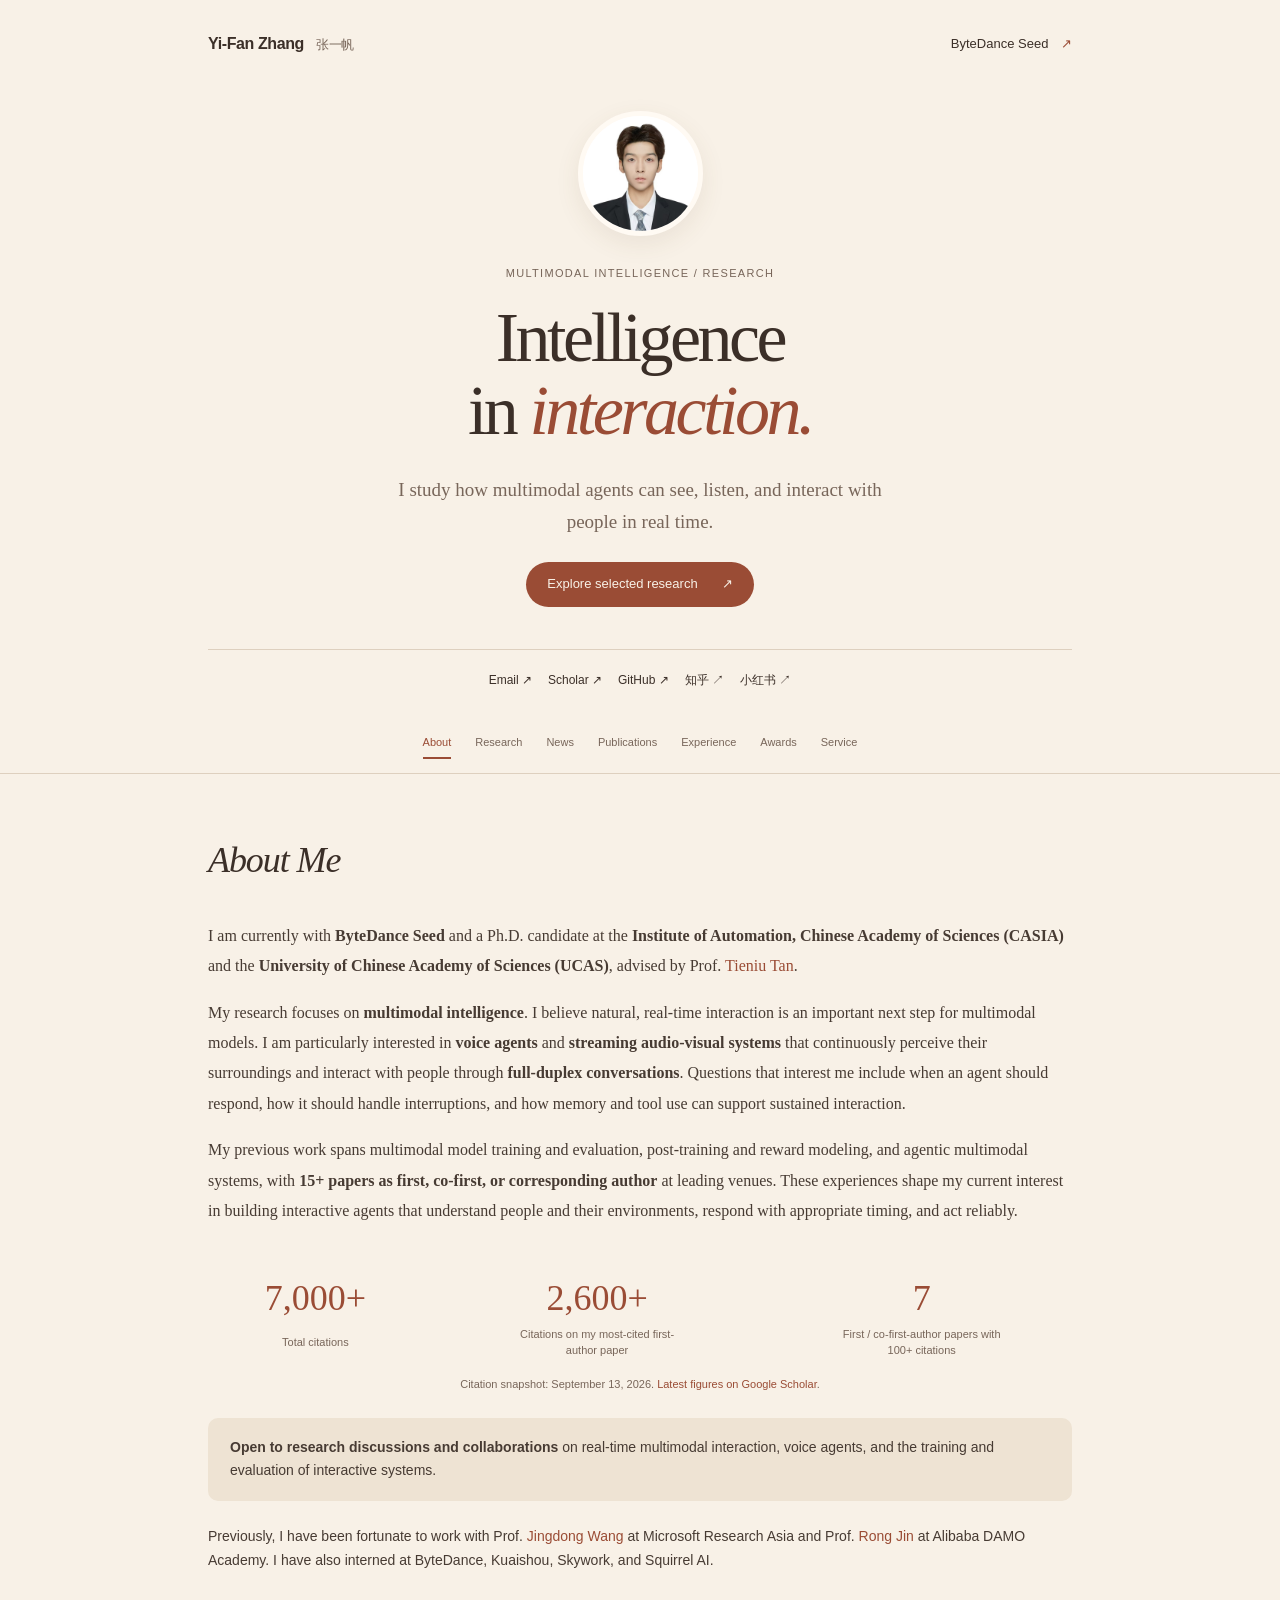
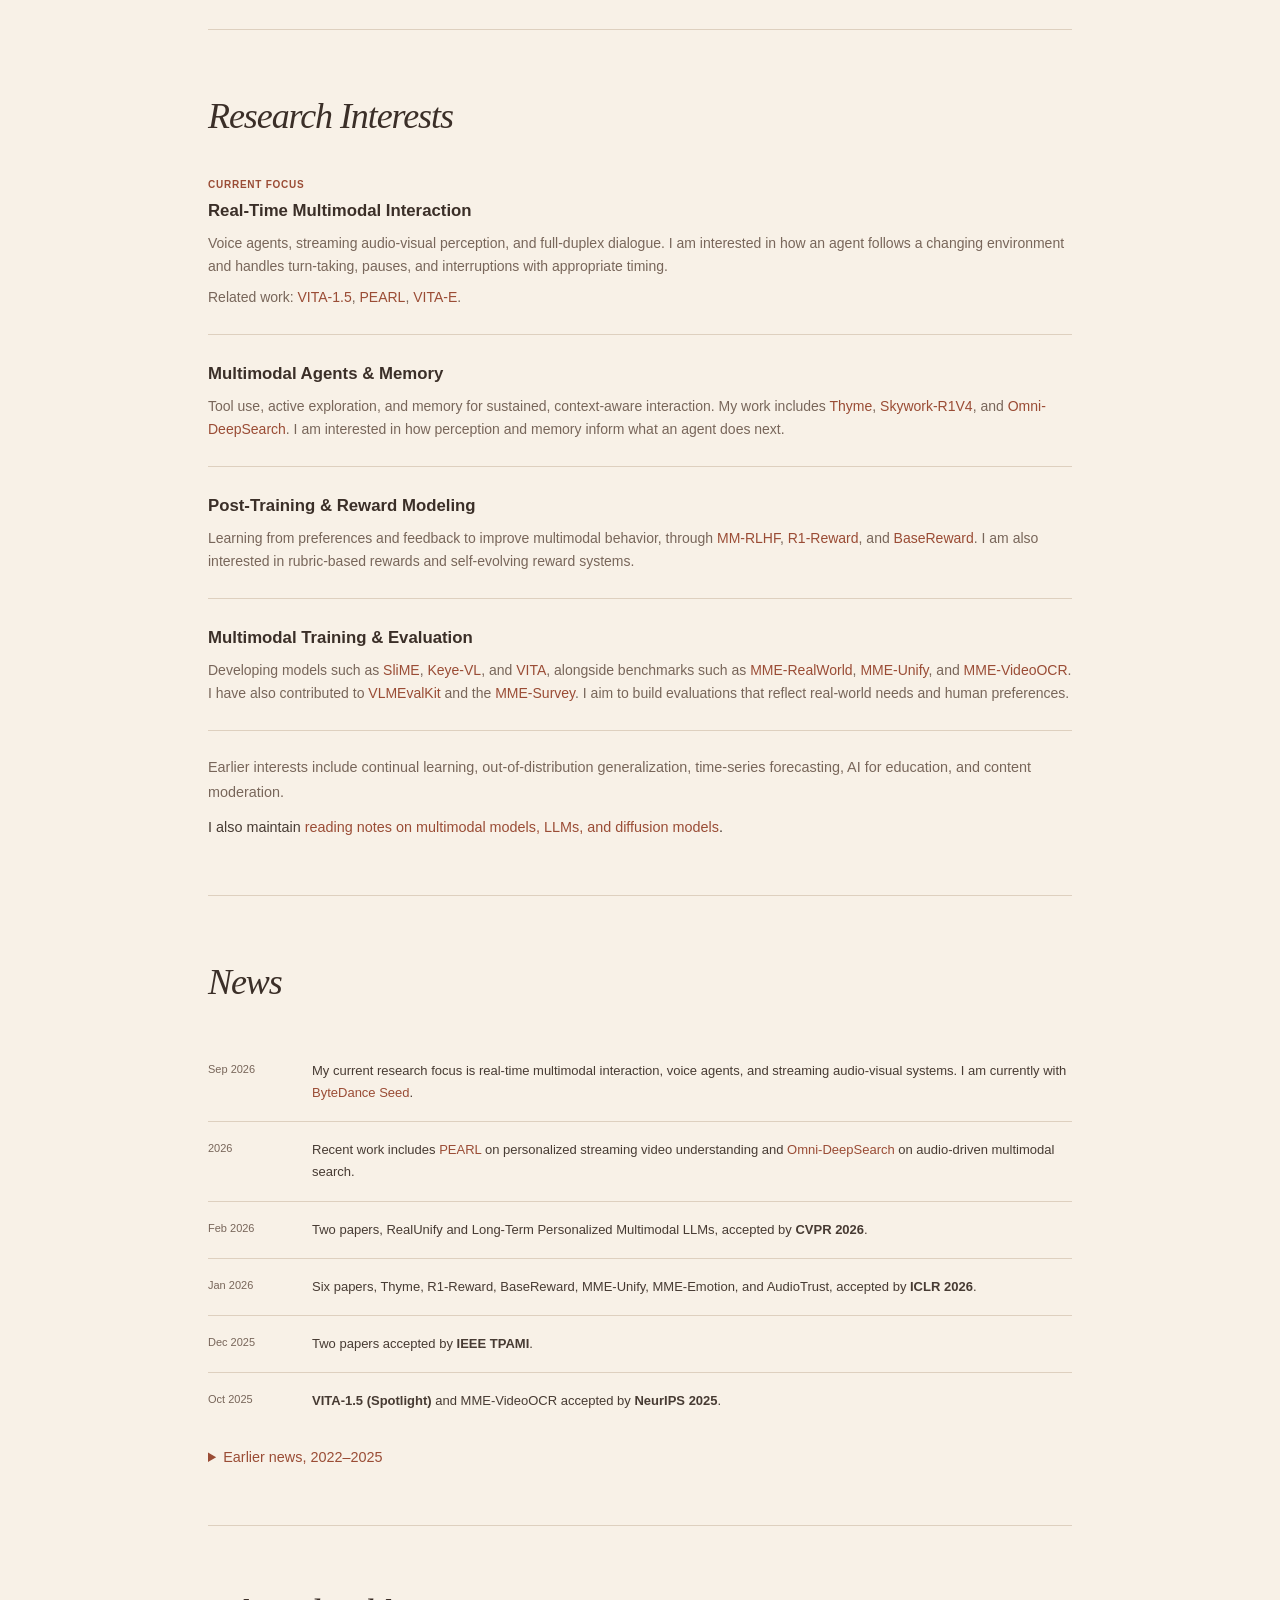
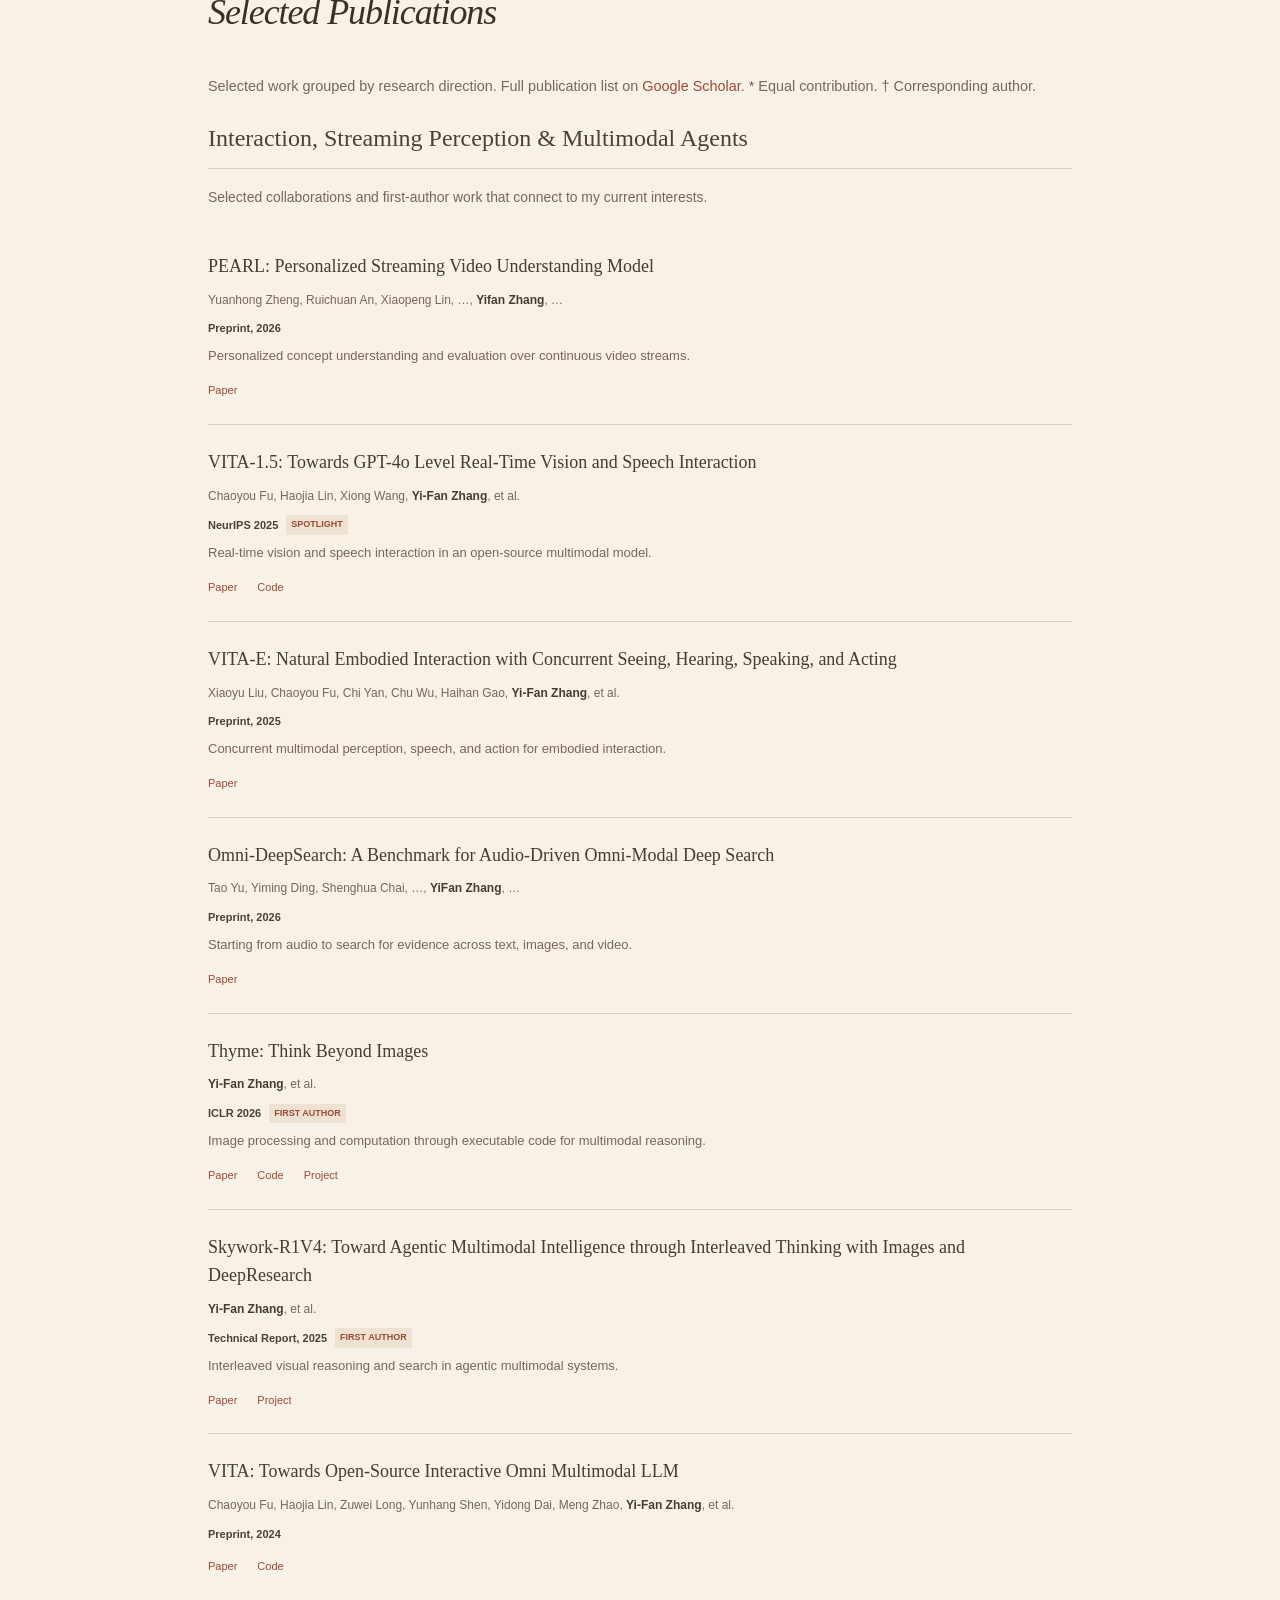
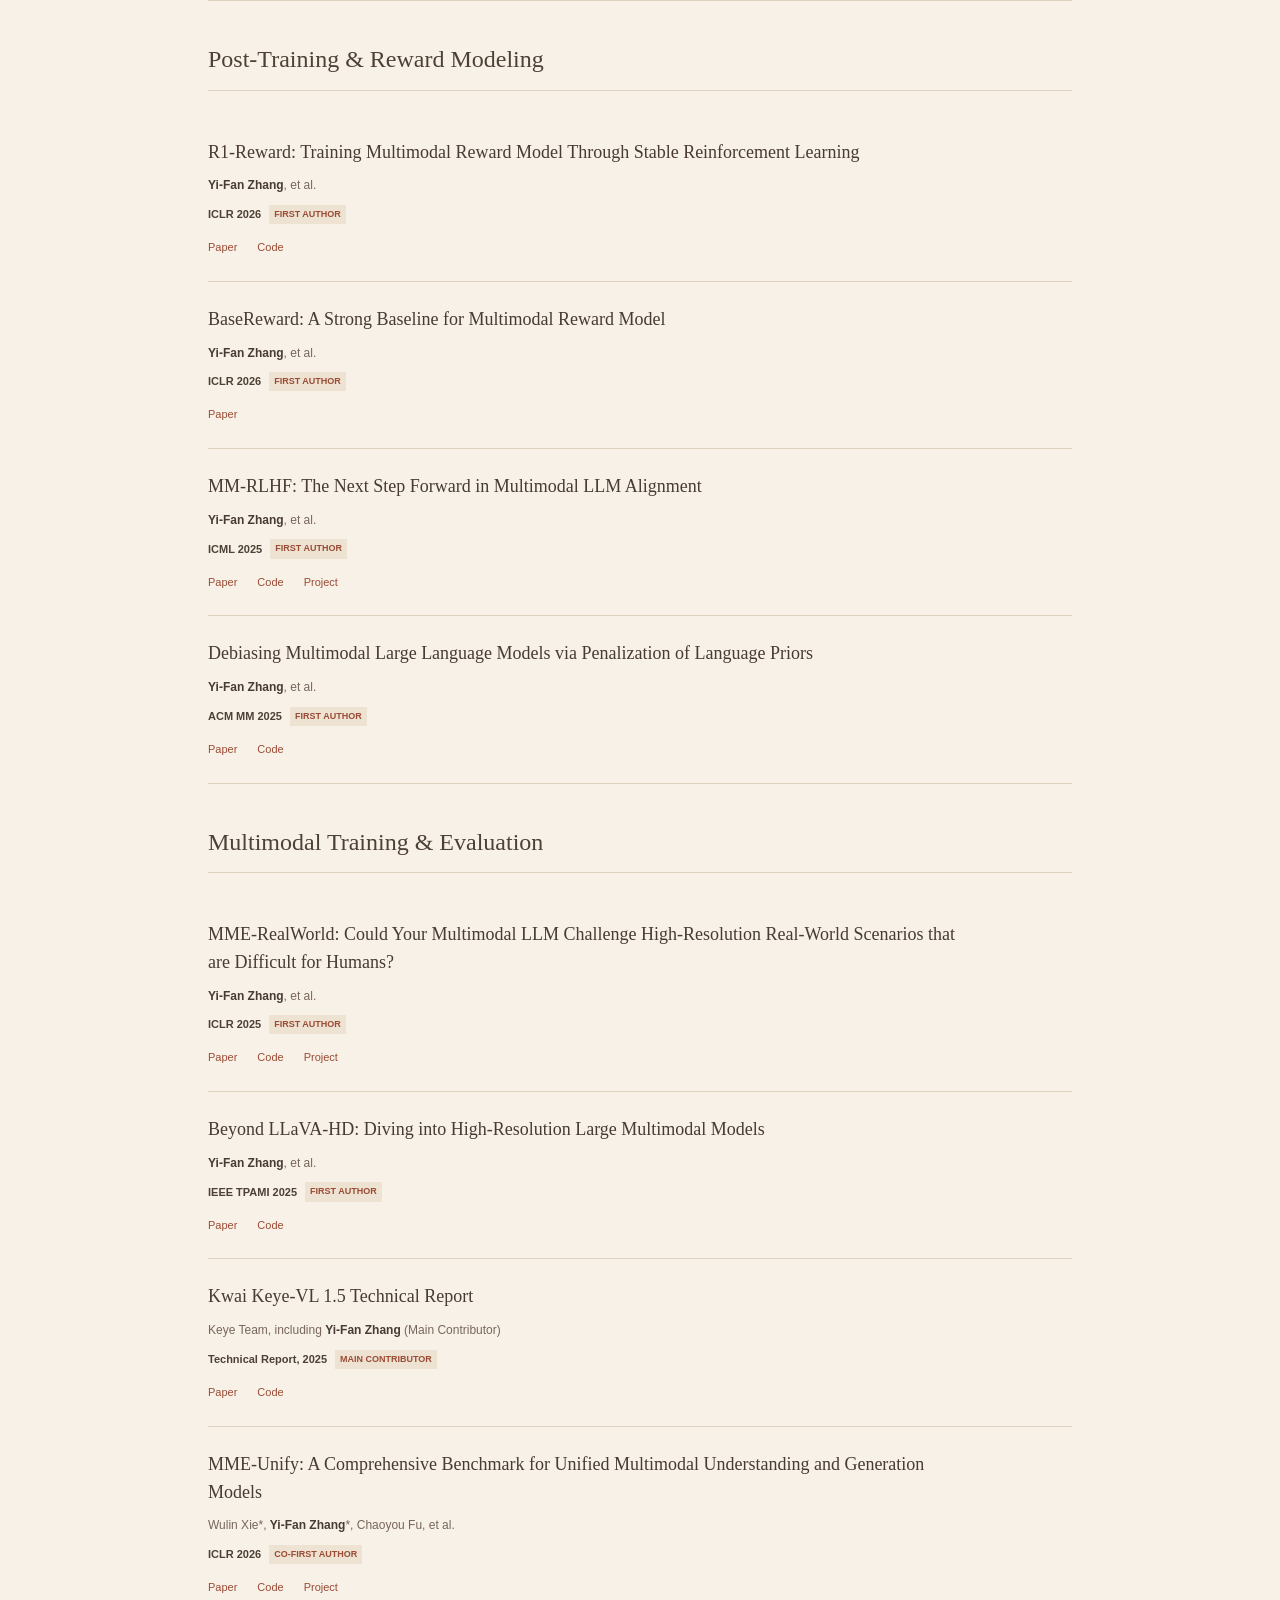
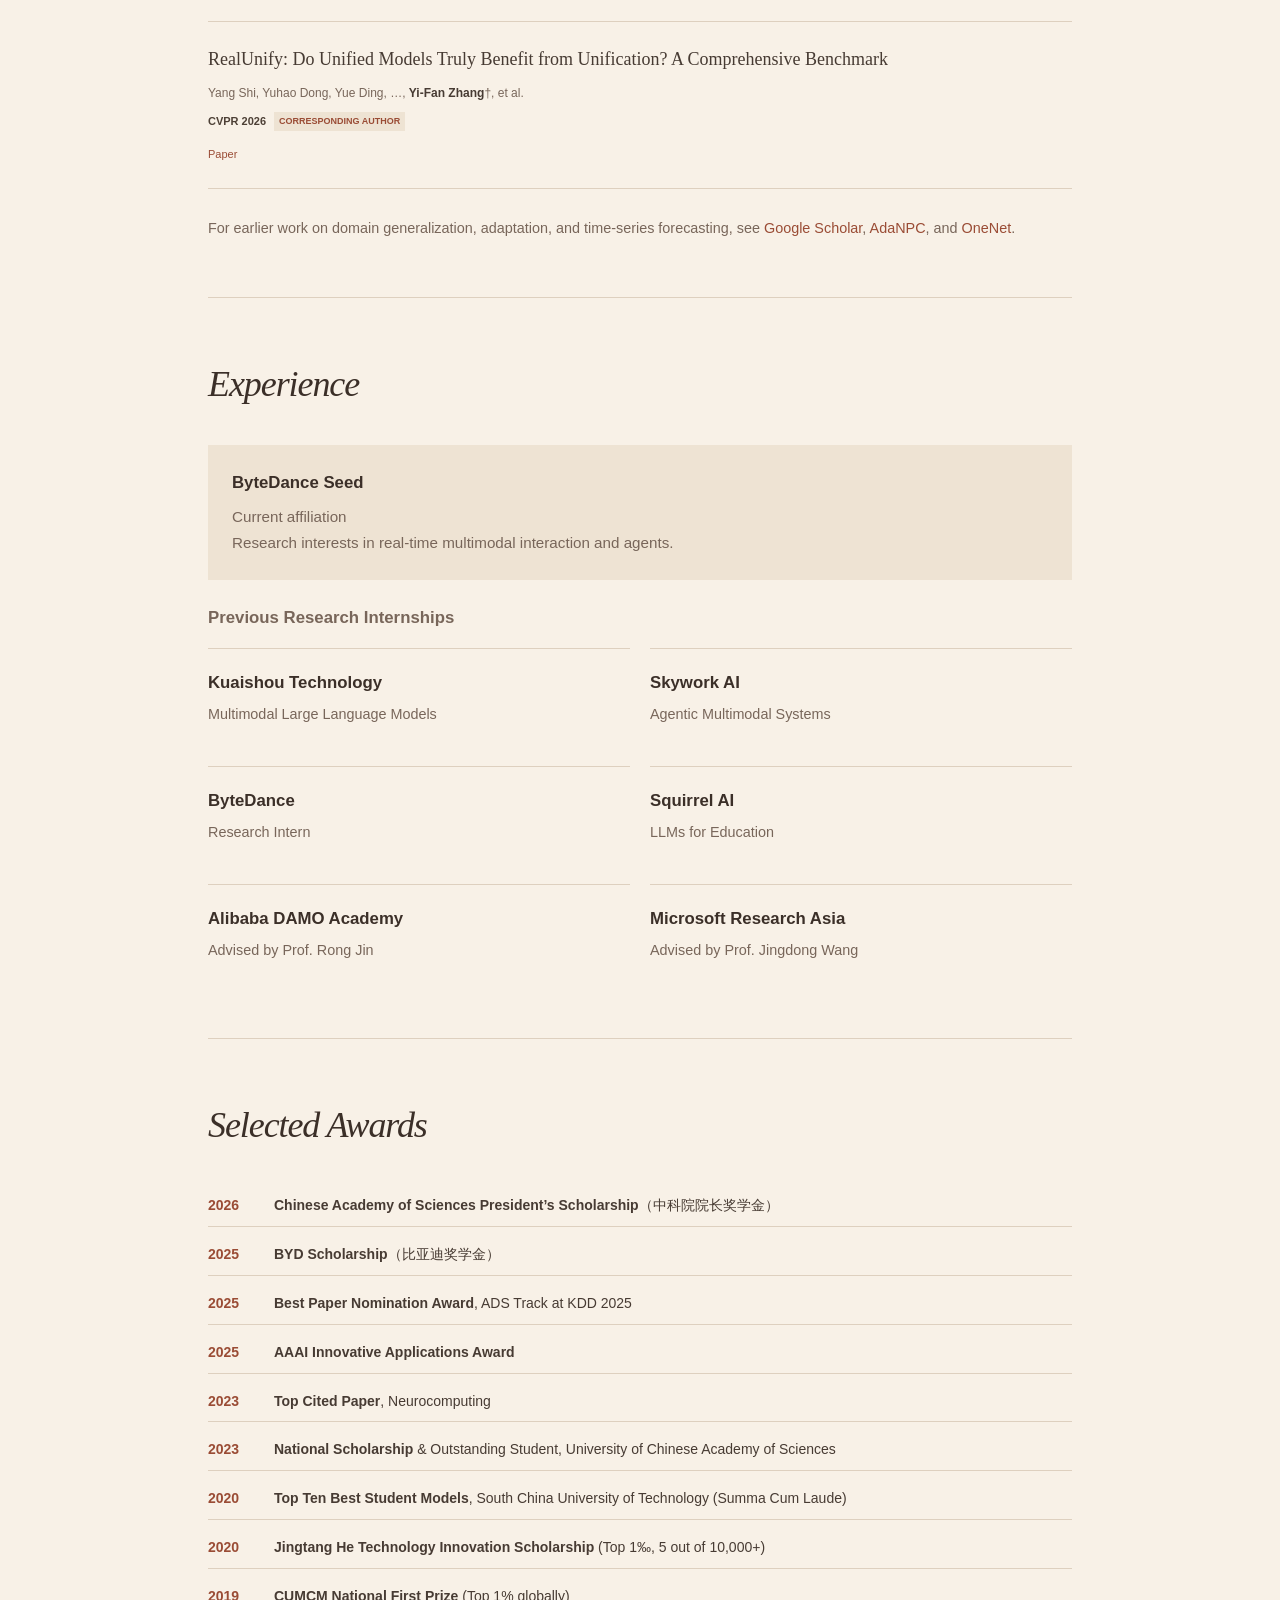
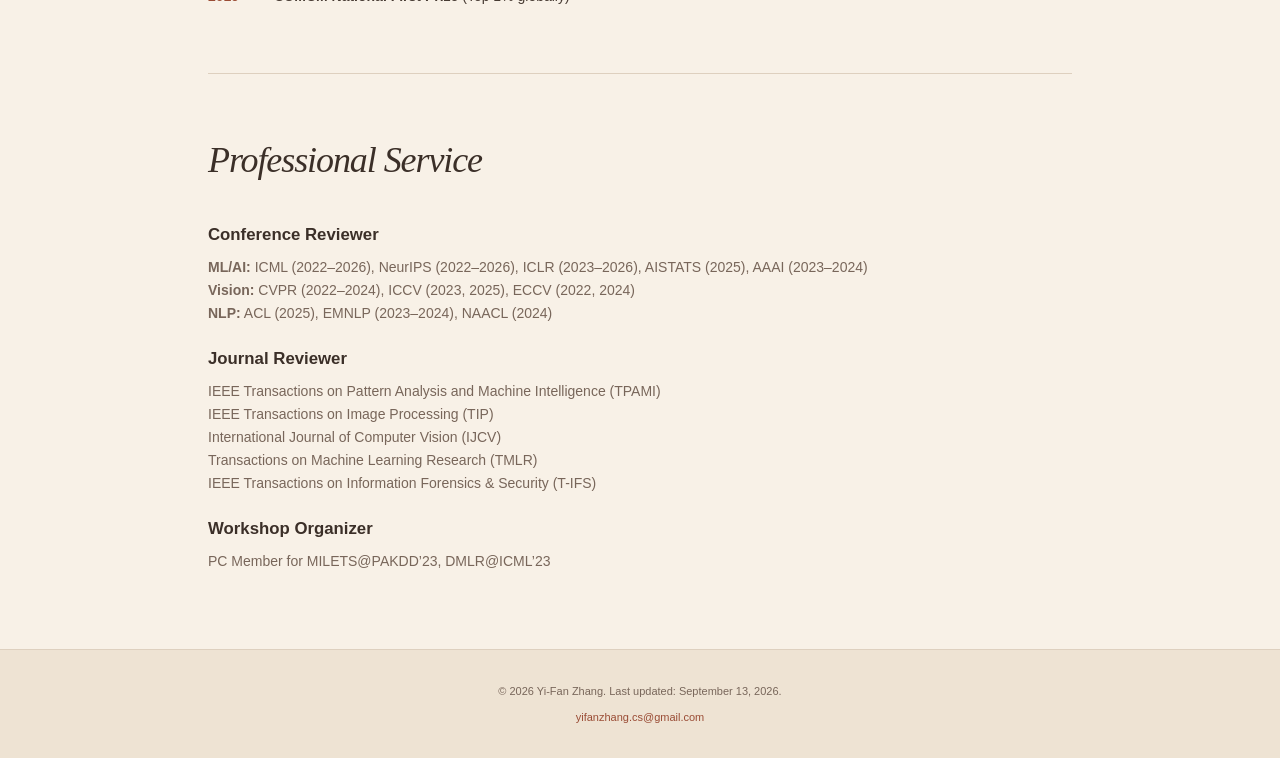
<file: index.html>
<!DOCTYPE html>
<html lang="en">
<head>
  <meta charset="UTF-8">
  <meta name="viewport" content="width=device-width, initial-scale=1.0">
  <meta name="description" content="Yi-Fan Zhang, ByteDance Seed and CASIA / UCAS. Research on real-time multimodal interaction, voice agents, streaming audio-visual systems, and multimodal training and evaluation.">
  <meta name="theme-color" content="#f8f1e7">
  <title>Yi-Fan Zhang | Multimodal Interaction &amp; Agents</title>
  <link rel="preconnect" href="https://fonts.googleapis.com">
  <link rel="preconnect" href="https://fonts.gstatic.com" crossorigin>
  <link href="https://fonts.googleapis.com/css2?family=Source+Sans+Pro:wght@300;400;600;700&amp;family=Source+Serif+Pro:wght@400;600;700&amp;display=swap" rel="stylesheet">
  <link rel="stylesheet" href="styles.css">
  <link rel="stylesheet" href="designs.css">
  <script src="app.js" defer></script>
</head>
<body data-design="warm">
  <a class="skip-link" href="#main">Skip to content</a>
  <header class="design-header container">
  <div class="identity-bar"><a class="wordmark" href="#about">Yi-Fan Zhang <span lang="zh">张一帆</span></a><a class="current-team" href="https://seed.bytedance.com/en/">ByteDance Seed <span aria-hidden="true">↗</span></a></div>
  <div class="hero-layout">
    <div class="hero-copy">
      <p class="hero-kicker">Multimodal intelligence / Research</p>
      <h1>Intelligence<br>in <em>interaction.</em></h1>
      <p class="hero-description">I study how multimodal agents can see, listen, and interact with people in real time.</p>
      <a class="hero-work" href="#publications">Explore selected research <span aria-hidden="true">↗</span></a>
    </div>
    <figure class="hero-portrait">
      <div class="portrait-frame"><img src="photo.jpg" alt="Yi-Fan Zhang" width="340" height="340"></div>
      <figcaption><strong>Yi-Fan Zhang</strong><span>Ph.D. Candidate, CASIA / UCAS</span><span>Advised by Prof. <a href="http://people.ucas.ac.cn/~tantieniu">Tieniu Tan</a></span></figcaption>
    </figure>
  </div>
  <div class="hero-bottom"><p>Natural conversation. Continuous perception.</p><div class="contact-links" aria-label="Contact and profiles"><a href="mailto:yifanzhang.cs@gmail.com">Email ↗</a><a href="https://scholar.google.com/citations?user=lUnt8X4AAAAJ">Scholar ↗</a><a href="https://github.com/yfzhang114">GitHub ↗</a><a href="https://www.zhihu.com/people/zyf-98-4">知乎 ↗</a><a href="https://www.xiaohongshu.com/user/profile/606aa8130000000001005c1e">小红书 ↗</a></div></div>
</header>

  <nav aria-label="Main navigation">
    <div class="container"><ul>
      <li><a href="#about" class="active" aria-current="location">About</a></li>
      <li><a href="#research">Research</a></li>
      <li><a href="#news">News</a></li>
      <li><a href="#publications">Publications</a></li>
      <li><a href="#experience">Experience</a></li>
      <li><a href="#awards">Awards</a></li>
      <li><a href="#service">Service</a></li>
    </ul></div>
  </nav>

  <main class="container" id="main">
    <section id="about" aria-labelledby="about-title">
      <h2 id="about-title">About Me</h2>
      <div class="about-content">
        <p>I am currently with <strong>ByteDance Seed</strong> and a Ph.D. candidate at the <strong>Institute of Automation, Chinese Academy of Sciences (CASIA)</strong> and the <strong>University of Chinese Academy of Sciences (UCAS)</strong>, advised by Prof. <a href="http://people.ucas.ac.cn/~tantieniu">Tieniu Tan</a>.</p>
        <p>My research focuses on <strong>multimodal intelligence</strong>. I believe natural, real-time interaction is an important next step for multimodal models. I am particularly interested in <strong>voice agents</strong> and <strong>streaming audio-visual systems</strong> that continuously perceive their surroundings and interact with people through <strong>full-duplex conversations</strong>. Questions that interest me include when an agent should respond, how it should handle interruptions, and how memory and tool use can support sustained interaction.</p>
        <p>My previous work spans multimodal model training and evaluation, post-training and reward modeling, and agentic multimodal systems, with <strong>15+ papers as first, co-first, or corresponding author</strong> at leading venues. These experiences shape my current interest in building interactive agents that understand people and their environments, respond with appropriate timing, and act reliably.</p>
      </div>
      <dl class="metrics" aria-label="Research impact"><div><dt>Total citations</dt><dd>7,000+</dd></div>
<div><dt>Citations on my most-cited first-author paper</dt><dd>2,600+</dd></div>
<div><dt>First / co-first-author papers with 100+ citations</dt><dd>7</dd></div></dl>
      <p class="metrics-note">Citation snapshot: <time datetime="2026-09-13">September 13, 2026</time>. <a href="https://scholar.google.com/citations?user=lUnt8X4AAAAJ">Latest figures on Google Scholar</a>.</p>
      <div class="highlight-box"><strong>Open to research discussions and collaborations</strong> on real-time multimodal interaction, voice agents, and the training and evaluation of interactive systems.</div>
      <p class="previous-work">Previously, I have been fortunate to work with Prof. <a href="https://jingdongwang2017.github.io/">Jingdong Wang</a> at Microsoft Research Asia and Prof. <a href="https://scholar.google.com/citations?user=CS5uNscAAAAJ">Rong Jin</a> at Alibaba DAMO Academy. I have also interned at ByteDance, Kuaishou, Skywork, and Squirrel AI.</p>
    </section>

    <section id="research" aria-labelledby="research-title">
      <h2 id="research-title">Research Interests</h2>
      <div class="research-list">
        <article class="research-item current-focus">
          <p class="eyebrow">Current focus</p>
          <h3>Real-Time Multimodal Interaction</h3>
          <p>Voice agents, streaming audio-visual perception, and full-duplex dialogue. I am interested in how an agent follows a changing environment and handles turn-taking, pauses, and interruptions with appropriate timing.</p>
          <p class="related-work">Related work: <a href="https://arxiv.org/abs/2501.01957">VITA-1.5</a>, <a href="https://arxiv.org/abs/2603.20422">PEARL</a>, <a href="https://arxiv.org/abs/2510.21817">VITA-E</a>.</p>
        </article>
        <article class="research-item">
          <h3>Multimodal Agents &amp; Memory</h3>
          <p>Tool use, active exploration, and memory for sustained, context-aware interaction. My work includes <a href="https://thyme-vl.github.io/">Thyme</a>, <a href="https://skywork-r1v4-lite.netlify.app/">Skywork-R1V4</a>, and <a href="https://arxiv.org/abs/2605.08762">Omni-DeepSearch</a>. I am interested in how perception and memory inform what an agent does next.</p>
        </article>
        <article class="research-item">
          <h3>Post-Training &amp; Reward Modeling</h3>
          <p>Learning from preferences and feedback to improve multimodal behavior, through <a href="https://mm-rlhf.github.io/">MM-RLHF</a>, <a href="https://github.com/yfzhang114/r1_reward">R1-Reward</a>, and <a href="https://arxiv.org/abs/2509.16127">BaseReward</a>. I am also interested in rubric-based rewards and self-evolving reward systems.</p>
        </article>
        <article class="research-item">
          <h3>Multimodal Training &amp; Evaluation</h3>
          <p>Developing models such as <a href="https://github.com/yfzhang114/SliME">SliME</a>, <a href="https://github.com/Kwai-Keye/Keye">Keye-VL</a>, and <a href="https://github.com/VITA-MLLM/VITA">VITA</a>, alongside benchmarks such as <a href="https://mme-realworld.github.io/">MME-RealWorld</a>, <a href="https://mme-unify.github.io/">MME-Unify</a>, and <a href="https://github.com/FrankYang-17/MME-VideoOCR">MME-VideoOCR</a>. I have also contributed to <a href="https://github.com/open-compass/VLMEvalKit">VLMEvalKit</a> and the <a href="https://arxiv.org/abs/2411.15296">MME-Survey</a>. I aim to build evaluations that reflect real-world needs and human preferences.</p>
        </article>
      </div>
      <p class="research-note">Earlier interests include continual learning, out-of-distribution generalization, time-series forecasting, AI for education, and content moderation.</p>
      <p class="reading-link">I also maintain <a href="https://github.com/yfzhang114/Awesome-Multimodal-Large-Language-Models">reading notes on multimodal models, LLMs, and diffusion models</a>.</p>
    </section>

    <section id="news" aria-labelledby="news-title">
      <h2 id="news-title">News</h2>
      <ul class="news-list"><li class="news-item"><span class="news-date">Sep 2026</span><div>My current research focus is real-time multimodal interaction, voice agents, and streaming audio-visual systems. I am currently with <a href="https://seed.bytedance.com/en/">ByteDance Seed</a>.</div></li>
<li class="news-item"><span class="news-date">2026</span><div>Recent work includes <a href="https://arxiv.org/abs/2603.20422">PEARL</a> on personalized streaming video understanding and <a href="https://arxiv.org/abs/2605.08762">Omni-DeepSearch</a> on audio-driven multimodal search.</div></li>
<li class="news-item"><span class="news-date">Feb 2026</span><div>Two papers, RealUnify and Long-Term Personalized Multimodal LLMs, accepted by <strong>CVPR 2026</strong>.</div></li>
<li class="news-item"><span class="news-date">Jan 2026</span><div>Six papers, Thyme, R1-Reward, BaseReward, MME-Unify, MME-Emotion, and AudioTrust, accepted by <strong>ICLR 2026</strong>.</div></li>
<li class="news-item"><span class="news-date">Dec 2025</span><div>Two papers accepted by <strong>IEEE TPAMI</strong>.</div></li>
<li class="news-item"><span class="news-date">Oct 2025</span><div><strong>VITA-1.5 (Spotlight)</strong> and MME-VideoOCR accepted by <strong>NeurIPS 2025</strong>.</div></li></ul>
      <details class="older-news"><summary>Earlier news, 2022–2025</summary><ul class="news-list"><li class="news-item"><span class="news-date">Sep 2025</span><div>Released <a href="https://thyme-vl.github.io/">Thyme</a>, thinking beyond images with executable code generation.</div></li>
<li class="news-item"><span class="news-date">Jul 2025</span><div>Released <a href="https://github.com/Kwai-Keye/Keye">Kwai Keye-VL</a>.</div></li>
<li class="news-item"><span class="news-date">May 2025</span><div><a href="https://mm-rlhf.github.io/">MM-RLHF</a> and <a href="https://arxiv.org/abs/2502.01943">DAMO</a> accepted by <strong>ICML 2025</strong>. Released <a href="https://github.com/yfzhang114/r1_reward">R1-Reward</a>.</div></li>
<li class="news-item"><span class="news-date">Apr 2025</span><div>Released <a href="https://mme-unify.github.io/">MME-Unify</a> for unified multimodal models.</div></li>
<li class="news-item"><span class="news-date">Feb 2025</span><div>Released <a href="https://github.com/yfzhang114/MM-RLHF">MM-RLHF</a>, with 120K human preference annotations.</div></li>
<li class="news-item"><span class="news-date">Jan 2025</span><div><a href="https://mme-realworld.github.io/">MME-RealWorld</a> accepted by <strong>ICLR 2025</strong>.</div></li>
<li class="news-item"><span class="news-date">Jun 2024</span><div>Released <a href="https://github.com/yfzhang114/SliME">SliME</a> for high-resolution multimodal models.</div></li>
<li class="news-item"><span class="news-date">Mar 2024</span><div>Two papers on in-context learning and symbolic reasoning accepted by <strong>NAACL 2024</strong>.</div></li>
<li class="news-item"><span class="news-date">Oct 2023</span><div><a href="https://github.com/yfzhang114/OneNet">OneNet</a> accepted by <strong>NeurIPS 2023</strong>.</div></li>
<li class="news-item"><span class="news-date">May 2023</span><div>AdaNPC accepted by <strong>ICML 2023</strong>, DRM accepted by <strong>KDD 2023</strong>.</div></li>
<li class="news-item"><span class="news-date">Jan 2023</span><div>Environment Label Smoothing accepted by <strong>ICLR 2023</strong>.</div></li>
<li class="news-item"><span class="news-date">Apr 2022</span><div>DDG selected for an <strong>Oral</strong> presentation at <strong>CVPR 2022</strong>.</div></li></ul></details>
    </section>

    <section id="publications" aria-labelledby="publications-title">
      <h2 id="publications-title">Selected Publications</h2>
      <p class="section-intro">Selected work grouped by research direction. Full publication list on <a href="https://scholar.google.com/citations?user=lUnt8X4AAAAJ">Google Scholar</a>. * Equal contribution. † Corresponding author.</p>
      <div class="publication-group">
  <h3 class="pub-year">Interaction, Streaming Perception &amp; Multimodal Agents</h3>
  <p class="group-description">Selected collaborations and first-author work that connect to my current interests.</p>
  <article class="pub-item">
    <h4 class="pub-title"><a href="https://arxiv.org/abs/2603.20422">PEARL: Personalized Streaming Video Understanding Model</a></h4>
    <p class="pub-authors">Yuanhong Zheng, Ruichuan An, Xiaopeng Lin, …, <strong>Yifan Zhang</strong>, …</p>
    <p class="pub-venue"><span class="venue-name">Preprint, 2026</span></p>
    <p class="pub-description">Personalized concept understanding and evaluation over continuous video streams.</p>
    <div class="pub-links"><a href="https://arxiv.org/abs/2603.20422">Paper</a></div>
  </article>
<article class="pub-item">
    <h4 class="pub-title"><a href="https://arxiv.org/abs/2501.01957">VITA-1.5: Towards GPT-4o Level Real-Time Vision and Speech Interaction</a></h4>
    <p class="pub-authors">Chaoyou Fu, Haojia Lin, Xiong Wang, <strong>Yi-Fan Zhang</strong>, et al.</p>
    <p class="pub-venue"><span class="venue-name">NeurIPS 2025</span> <span class="pub-badge spotlight">Spotlight</span></p>
    <p class="pub-description">Real-time vision and speech interaction in an open-source multimodal model.</p>
    <div class="pub-links"><a href="https://arxiv.org/abs/2501.01957">Paper</a>
<a href="https://github.com/VITA-MLLM/VITA">Code</a></div>
  </article>
<article class="pub-item">
    <h4 class="pub-title"><a href="https://arxiv.org/abs/2510.21817">VITA-E: Natural Embodied Interaction with Concurrent Seeing, Hearing, Speaking, and Acting</a></h4>
    <p class="pub-authors">Xiaoyu Liu, Chaoyou Fu, Chi Yan, Chu Wu, Haihan Gao, <strong>Yi-Fan Zhang</strong>, et al.</p>
    <p class="pub-venue"><span class="venue-name">Preprint, 2025</span></p>
    <p class="pub-description">Concurrent multimodal perception, speech, and action for embodied interaction.</p>
    <div class="pub-links"><a href="https://arxiv.org/abs/2510.21817">Paper</a></div>
  </article>
<article class="pub-item">
    <h4 class="pub-title"><a href="https://arxiv.org/abs/2605.08762">Omni-DeepSearch: A Benchmark for Audio-Driven Omni-Modal Deep Search</a></h4>
    <p class="pub-authors">Tao Yu, Yiming Ding, Shenghua Chai, …, <strong>YiFan Zhang</strong>, …</p>
    <p class="pub-venue"><span class="venue-name">Preprint, 2026</span></p>
    <p class="pub-description">Starting from audio to search for evidence across text, images, and video.</p>
    <div class="pub-links"><a href="https://arxiv.org/abs/2605.08762">Paper</a></div>
  </article>
<article class="pub-item">
    <h4 class="pub-title"><a href="https://arxiv.org/abs/2508.11630">Thyme: Think Beyond Images</a></h4>
    <p class="pub-authors"><strong>Yi-Fan Zhang</strong>, et al.</p>
    <p class="pub-venue"><span class="venue-name">ICLR 2026</span> <span class="pub-badge">First Author</span></p>
    <p class="pub-description">Image processing and computation through executable code for multimodal reasoning.</p>
    <div class="pub-links"><a href="https://arxiv.org/abs/2508.11630">Paper</a>
<a href="https://github.com/yfzhang114/Thyme">Code</a>
<a href="https://thyme-vl.github.io/">Project</a></div>
  </article>
<article class="pub-item">
    <h4 class="pub-title"><a href="https://arxiv.org/abs/2512.02395">Skywork-R1V4: Toward Agentic Multimodal Intelligence through Interleaved Thinking with Images and DeepResearch</a></h4>
    <p class="pub-authors"><strong>Yi-Fan Zhang</strong>, et al.</p>
    <p class="pub-venue"><span class="venue-name">Technical Report, 2025</span> <span class="pub-badge">First Author</span></p>
    <p class="pub-description">Interleaved visual reasoning and search in agentic multimodal systems.</p>
    <div class="pub-links"><a href="https://arxiv.org/abs/2512.02395">Paper</a>
<a href="https://skywork-r1v4-lite.netlify.app/">Project</a></div>
  </article>
<article class="pub-item">
    <h4 class="pub-title"><a href="https://arxiv.org/abs/2408.05211">VITA: Towards Open-Source Interactive Omni Multimodal LLM</a></h4>
    <p class="pub-authors">Chaoyou Fu, Haojia Lin, Zuwei Long, Yunhang Shen, Yidong Dai, Meng Zhao, <strong>Yi-Fan Zhang</strong>, et al.</p>
    <p class="pub-venue"><span class="venue-name">Preprint, 2024</span></p>

    <div class="pub-links"><a href="https://arxiv.org/abs/2408.05211">Paper</a>
<a href="https://github.com/VITA-MLLM/VITA">Code</a></div>
  </article>
</div>
<div class="publication-group">
  <h3 class="pub-year">Post-Training &amp; Reward Modeling</h3>

  <article class="pub-item">
    <h4 class="pub-title"><a href="https://arxiv.org/abs/2505.02835">R1-Reward: Training Multimodal Reward Model Through Stable Reinforcement Learning</a></h4>
    <p class="pub-authors"><strong>Yi-Fan Zhang</strong>, et al.</p>
    <p class="pub-venue"><span class="venue-name">ICLR 2026</span> <span class="pub-badge">First Author</span></p>

    <div class="pub-links"><a href="https://arxiv.org/abs/2505.02835">Paper</a>
<a href="https://github.com/yfzhang114/r1_reward">Code</a></div>
  </article>
<article class="pub-item">
    <h4 class="pub-title"><a href="https://arxiv.org/abs/2509.16127">BaseReward: A Strong Baseline for Multimodal Reward Model</a></h4>
    <p class="pub-authors"><strong>Yi-Fan Zhang</strong>, et al.</p>
    <p class="pub-venue"><span class="venue-name">ICLR 2026</span> <span class="pub-badge">First Author</span></p>

    <div class="pub-links"><a href="https://arxiv.org/abs/2509.16127">Paper</a></div>
  </article>
<article class="pub-item">
    <h4 class="pub-title"><a href="https://arxiv.org/abs/2502.10391">MM-RLHF: The Next Step Forward in Multimodal LLM Alignment</a></h4>
    <p class="pub-authors"><strong>Yi-Fan Zhang</strong>, et al.</p>
    <p class="pub-venue"><span class="venue-name">ICML 2025</span> <span class="pub-badge">First Author</span></p>

    <div class="pub-links"><a href="https://arxiv.org/abs/2502.10391">Paper</a>
<a href="https://github.com/yfzhang114/MM-RLHF">Code</a>
<a href="https://mm-rlhf.github.io/">Project</a></div>
  </article>
<article class="pub-item">
    <h4 class="pub-title"><a href="https://arxiv.org/abs/2403.05262">Debiasing Multimodal Large Language Models via Penalization of Language Priors</a></h4>
    <p class="pub-authors"><strong>Yi-Fan Zhang</strong>, et al.</p>
    <p class="pub-venue"><span class="venue-name">ACM MM 2025</span> <span class="pub-badge">First Author</span></p>

    <div class="pub-links"><a href="https://arxiv.org/abs/2403.05262">Paper</a>
<a href="https://github.com/yfzhang114/LLaVA-Align">Code</a></div>
  </article>
</div>
<div class="publication-group">
  <h3 class="pub-year">Multimodal Training &amp; Evaluation</h3>

  <article class="pub-item">
    <h4 class="pub-title"><a href="https://arxiv.org/abs/2408.13257">MME-RealWorld: Could Your Multimodal LLM Challenge High-Resolution Real-World Scenarios that are Difficult for Humans?</a></h4>
    <p class="pub-authors"><strong>Yi-Fan Zhang</strong>, et al.</p>
    <p class="pub-venue"><span class="venue-name">ICLR 2025</span> <span class="pub-badge">First Author</span></p>

    <div class="pub-links"><a href="https://arxiv.org/abs/2408.13257">Paper</a>
<a href="https://github.com/yfzhang114/MME-RealWorld">Code</a>
<a href="https://mme-realworld.github.io/">Project</a></div>
  </article>
<article class="pub-item">
    <h4 class="pub-title"><a href="https://arxiv.org/abs/2406.08487">Beyond LLaVA-HD: Diving into High-Resolution Large Multimodal Models</a></h4>
    <p class="pub-authors"><strong>Yi-Fan Zhang</strong>, et al.</p>
    <p class="pub-venue"><span class="venue-name">IEEE TPAMI 2025</span> <span class="pub-badge">First Author</span></p>

    <div class="pub-links"><a href="https://arxiv.org/abs/2406.08487">Paper</a>
<a href="https://github.com/yfzhang114/SliME">Code</a></div>
  </article>
<article class="pub-item">
    <h4 class="pub-title"><a href="https://arxiv.org/abs/2509.01563">Kwai Keye-VL 1.5 Technical Report</a></h4>
    <p class="pub-authors">Keye Team, including <strong>Yi-Fan Zhang</strong> (Main Contributor)</p>
    <p class="pub-venue"><span class="venue-name">Technical Report, 2025</span> <span class="pub-badge">Main Contributor</span></p>

    <div class="pub-links"><a href="https://arxiv.org/abs/2509.01563">Paper</a>
<a href="https://github.com/Kwai-Keye/Keye">Code</a></div>
  </article>
<article class="pub-item">
    <h4 class="pub-title"><a href="https://arxiv.org/abs/2504.03641">MME-Unify: A Comprehensive Benchmark for Unified Multimodal Understanding and Generation Models</a></h4>
    <p class="pub-authors">Wulin Xie*, <strong>Yi-Fan Zhang</strong>*, Chaoyou Fu, et al.</p>
    <p class="pub-venue"><span class="venue-name">ICLR 2026</span> <span class="pub-badge">Co-first Author</span></p>

    <div class="pub-links"><a href="https://arxiv.org/abs/2504.03641">Paper</a>
<a href="https://github.com/MME-Benchmarks/MME-Unify">Code</a>
<a href="https://mme-unify.github.io/">Project</a></div>
  </article>
<article class="pub-item">
    <h4 class="pub-title"><a href="https://arxiv.org/abs/2509.24897">RealUnify: Do Unified Models Truly Benefit from Unification? A Comprehensive Benchmark</a></h4>
    <p class="pub-authors">Yang Shi, Yuhao Dong, Yue Ding, …, <strong>Yi-Fan Zhang</strong>†, et al.</p>
    <p class="pub-venue"><span class="venue-name">CVPR 2026</span> <span class="pub-badge">Corresponding Author</span></p>

    <div class="pub-links"><a href="https://arxiv.org/abs/2509.24897">Paper</a></div>
  </article>
</div>
      <p class="earlier-research">For earlier work on domain generalization, adaptation, and time-series forecasting, see <a href="https://scholar.google.com/citations?user=lUnt8X4AAAAJ">Google Scholar</a>, <a href="https://github.com/yfzhang114/AdaNPC">AdaNPC</a>, and <a href="https://github.com/yfzhang114/OneNet">OneNet</a>.</p>
    </section>

    <section id="experience" aria-labelledby="experience-title">
      <h2 id="experience-title">Experience</h2>
      <article class="current-position"><h3>ByteDance Seed</h3><p>Current affiliation</p><p>Research interests in real-time multimodal interaction and agents.</p></article>
      <h3 class="minor-heading">Previous Research Internships</h3>
      <div class="exp-list-simple">
        <article class="exp-item-simple"><h3>Kuaishou Technology</h3><p>Multimodal Large Language Models</p></article>
        <article class="exp-item-simple"><h3>Skywork AI</h3><p>Agentic Multimodal Systems</p></article>
        <article class="exp-item-simple"><h3>ByteDance</h3><p>Research Intern</p></article>
        <article class="exp-item-simple"><h3>Squirrel AI</h3><p>LLMs for Education</p></article>
        <article class="exp-item-simple"><h3>Alibaba DAMO Academy</h3><p>Advised by Prof. Rong Jin</p></article>
        <article class="exp-item-simple"><h3>Microsoft Research Asia</h3><p>Advised by Prof. Jingdong Wang</p></article>
      </div>
    </section>

    <section id="awards" aria-labelledby="awards-title">
      <h2 id="awards-title">Selected Awards</h2>
      <ul class="awards-list">
        <li><span class="award-year">2026</span><span><strong>Chinese Academy of Sciences President’s Scholarship</strong>（中科院院长奖学金）</span></li>
        <li><span class="award-year">2025</span><span><strong>BYD Scholarship</strong>（比亚迪奖学金）</span></li>
        <li><span class="award-year">2025</span><span><strong>Best Paper Nomination Award</strong>, ADS Track at KDD 2025</span></li>
        <li><span class="award-year">2025</span><span><strong>AAAI Innovative Applications Award</strong></span></li>
        <li><span class="award-year">2023</span><span><strong>Top Cited Paper</strong>, Neurocomputing</span></li>
        <li><span class="award-year">2023</span><span><strong>National Scholarship</strong> &amp; Outstanding Student, University of Chinese Academy of Sciences</span></li>
        <li><span class="award-year">2020</span><span><strong>Top Ten Best Student Models</strong>, South China University of Technology (Summa Cum Laude)</span></li>
        <li><span class="award-year">2020</span><span><strong>Jingtang He Technology Innovation Scholarship</strong> (Top 1‰, 5 out of 10,000+)</span></li>
        <li><span class="award-year">2019</span><span><strong>CUMCM National First Prize</strong> (Top 1% globally)</span></li>
      </ul>
    </section>

    <section id="service" aria-labelledby="service-title">
      <h2 id="service-title">Professional Service</h2>
      <div class="service-category"><h3>Conference Reviewer</h3><p><strong>ML/AI:</strong> ICML (2022–2026), NeurIPS (2022–2026), ICLR (2023–2026), AISTATS (2025), AAAI (2023–2024)<br><strong>Vision:</strong> CVPR (2022–2024), ICCV (2023, 2025), ECCV (2022, 2024)<br><strong>NLP:</strong> ACL (2025), EMNLP (2023–2024), NAACL (2024)</p></div>
      <div class="service-category"><h3>Journal Reviewer</h3><p>IEEE Transactions on Pattern Analysis and Machine Intelligence (TPAMI)<br>IEEE Transactions on Image Processing (TIP)<br>International Journal of Computer Vision (IJCV)<br>Transactions on Machine Learning Research (TMLR)<br>IEEE Transactions on Information Forensics &amp; Security (T-IFS)</p></div>
      <div class="service-category"><h3>Workshop Organizer</h3><p>PC Member for MILETS@PAKDD’23, DMLR@ICML’23</p></div>
    </section>
  </main>
  <footer><div class="container"><p>© 2026 Yi-Fan Zhang. Last updated: <time datetime="2026-09-13">September 13, 2026</time>.</p><p><a href="mailto:yifanzhang.cs@gmail.com">yifanzhang.cs@gmail.com</a></p></div></footer>
</body>
</html>
</file>
<file: styles.css>
:root {
  --primary: #2c3e50;
  --secondary: #34495e;
  --accent: #267bad;
  --text: #333333;
  --text-light: #666666;
  --bg: #ffffff;
  --bg-alt: #f8f9fa;
  --border: #e0e0e0;
  --nav-offset: 86px;
}
* { box-sizing: border-box; margin: 0; padding: 0; }
html { scroll-behavior: smooth; scroll-padding-top: var(--nav-offset); }
body { font-family: 'Source Sans Pro', -apple-system, BlinkMacSystemFont, 'Segoe UI', sans-serif; color: var(--text); line-height: 1.7; font-size: 16px; background: var(--bg); }
a { color: var(--accent); text-decoration: none; }
a:hover { text-decoration: underline; }
a:focus-visible, summary:focus-visible { outline: 2px solid var(--accent); outline-offset: 5px; border-radius: 2px; }
.container { max-width: 900px; margin: 0 auto; padding: 0 2rem; }
.skip-link { position: fixed; top: -100px; left: 16px; z-index: 300; padding: 8px 16px; background: white; }
.skip-link:focus { top: 8px; }
header.container { padding-top: 3rem; padding-bottom: 2.7rem; }
.header-content { display: flex; gap: 2.5rem; align-items: flex-start; }
.profile-photo { width: 160px; height: 160px; border-radius: 8px; object-fit: cover; border: 1px solid var(--border); flex-shrink: 0; }
.header-text { min-width: 0; }
h1, h2, .pub-year { font-family: 'Source Serif Pro', Georgia, serif; }
h1 { font-size: 2rem; font-weight: 700; color: var(--primary); line-height: 1.25; margin: .1rem 0 .65rem; }
.affiliation { font-size: 1.15rem; font-weight: 600; margin-bottom: .25rem; }
.header-text .subtitle { font-size: 1rem; color: var(--text-light); margin-bottom: .3rem; }
.header-text > p:last-of-type { font-size: .95rem; color: var(--text-light); }
.contact-links { display: flex; flex-wrap: wrap; gap: .55rem; margin-top: 1.1rem; }
.contact-links a { display: inline-flex; align-items: center; font-size: .9rem; color: var(--text); padding: .35rem .7rem; border: 1px solid var(--border); border-radius: 4px; transition: background .15s, border-color .15s; }
.contact-links a:hover { background: var(--bg-alt); text-decoration: none; border-color: var(--accent); }
nav { background: rgba(248,249,250,.97); border-top: 1px solid var(--border); border-bottom: 1px solid var(--border); position: sticky; top: 0; z-index: 100; }
nav ul { list-style: none; display: flex; gap: .35rem; padding: .7rem 0; overflow-x: auto; scrollbar-width: thin; }
nav a { display: block; white-space: nowrap; padding: .45rem .95rem; color: var(--text); font-size: .9rem; font-weight: 600; border-radius: 4px; }
nav a:hover, nav a.active { background: var(--primary); color: white; text-decoration: none; }
section { padding: 2.5rem 0; border-bottom: 1px solid var(--border); }
section:last-of-type { border-bottom: 0; }
h2 { font-size: 1.5rem; font-weight: 700; color: var(--primary); margin-bottom: 1.4rem; padding-bottom: .4rem; border-bottom: 2px solid var(--primary); display: inline-block; }
h3 { font-size: 1.1rem; font-weight: 600; color: var(--primary); margin-bottom: .4rem; }
.about-content { line-height: 1.8; }
.about-content p { margin-bottom: 1rem; }
.metrics { display: grid; grid-template-columns: 1fr 1.4fr 1.4fr; gap: 1.5rem; margin-top: 1.7rem; }
.metrics > div { display: flex; flex-direction: column; }
.metrics dd { order: -1; font-family: 'Source Serif Pro', Georgia, serif; font-size: 2rem; line-height: 1.25; font-weight: 600; color: var(--primary); margin-bottom: .35rem; }
.metrics dt { font-size: .87rem; line-height: 1.45; color: var(--text-light); max-width: 230px; }
.metrics-note { font-size: .78rem; color: var(--text-light); margin-top: 1rem; }
.highlight-box { background: var(--bg-alt); border-left: 3px solid var(--accent); padding: 1rem 1.25rem; margin: 1.5rem 0; font-size: .95rem; }
.previous-work { font-size: .95rem; }
.research-list { display: grid; gap: 1.5rem; }
.research-item { padding-left: 1.25rem; border-left: 2px solid var(--border); }
.research-item.current-focus { border-left: 3px solid var(--accent); }
.eyebrow { text-transform: uppercase; letter-spacing: .075em; color: var(--accent) !important; font-size: .72rem !important; font-weight: 700; margin-bottom: .25rem; }
.research-item p { font-size: .95rem; color: var(--text-light); line-height: 1.65; }
.research-item p.related-work { margin-top: .45rem; font-size: .9rem; }
.research-note { font-size: .9rem; color: var(--text-light); margin-top: 1.5rem; }
.reading-link { margin-top: .65rem; font-size: .9rem; }
.news-list { list-style: none; }
.news-item { display: grid; grid-template-columns: 88px 1fr; gap: 1rem; padding: .75rem 0; border-bottom: 1px solid #f0f0f0; font-size: .9rem; }
.news-item:last-child { border-bottom: 0; }
.news-date { color: var(--text-light); font-size: .85rem; white-space: nowrap; }
.older-news { margin-top: 1rem; }
.older-news summary { cursor: pointer; color: var(--accent); font-size: .9rem; width: fit-content; }
.older-news[open] summary { margin-bottom: .6rem; }
.section-intro { color: var(--text-light); font-size: .9rem; margin-bottom: 1.5rem; }
.pub-year { font-size: 1.2rem; font-weight: 600; color: var(--secondary); margin: 2rem 0 1.1rem; padding-bottom: .3rem; border-bottom: 1px solid var(--border); }
.publication-group:first-of-type .pub-year { margin-top: .75rem; }
.group-description { font-size: .87rem; color: var(--text-light); margin: -.45rem 0 1.2rem; }
.pub-item { margin-bottom: 1.25rem; padding-bottom: 1.25rem; border-bottom: 1px solid #f0f0f0; }
.pub-item:last-child { margin-bottom: 0; border-bottom: 0; padding-bottom: 0; }
.pub-title { font-size: 1rem; font-weight: 600; line-height: 1.5; overflow-wrap: anywhere; }
.pub-title a { color: var(--text); }
.pub-title a:hover { color: var(--accent); }
.pub-authors { font-size: .9rem; color: var(--text-light); margin: .35rem 0; }
.pub-authors strong { color: var(--text); font-weight: 600; }
.pub-venue { font-size: .85rem; color: var(--text-light); display: flex; align-items: center; flex-wrap: wrap; gap: .5rem; }
.venue-name { font-weight: 600; color: var(--secondary); }
.pub-badge { display: inline-block; font-size: .66rem; font-weight: 600; padding: .1rem .45rem; border-radius: 3px; text-transform: uppercase; background: #e3f2fd; color: #1565c0; }
.pub-badge.spotlight { background: #e8f2e8; color: #315b36; }
.pub-description { margin-top: .45rem; color: var(--text-light); font-size: .9rem; }
.pub-links { margin-top: .5rem; display: flex; gap: .6rem; flex-wrap: wrap; }
.pub-links a { font-size: .8rem; padding: .15rem .6rem; border: 1px solid var(--border); border-radius: 3px; color: var(--text-light); }
.pub-links a:hover { background: var(--accent); color: white; border-color: var(--accent); text-decoration: none; }
.earlier-research { margin-top: 1.7rem; font-size: .9rem; color: var(--text-light); }
.current-position { border-left: 3px solid var(--accent); background: var(--bg-alt); padding: 1rem 1.25rem; }
.current-position p { font-size: .95rem; color: var(--text-light); }
.minor-heading { margin: 1.5rem 0 1rem; font-size: .95rem; color: var(--text-light); }
.exp-list-simple { display: grid; grid-template-columns: repeat(2,1fr); gap: 1.25rem; }
.exp-item-simple { padding: 1rem 1.25rem; border-left: 3px solid var(--border); background: var(--bg-alt); }
.exp-item-simple h3 { font-size: 1rem; margin-bottom: .25rem; }
.exp-item-simple p { font-size: .9rem; color: var(--text-light); }
.awards-list { list-style: none; display: grid; gap: .5rem; }
.awards-list li { display: flex; gap: 1rem; font-size: .95rem; padding: .5rem 0; border-bottom: 1px solid #f0f0f0; }
.awards-list li:last-child { border: 0; }
.award-year { color: var(--accent); font-weight: 600; min-width: 50px; }
.service-category { margin-bottom: 1.25rem; }
.service-category h3 { font-size: 1rem; }
.service-category p { font-size: .9rem; color: var(--text-light); line-height: 1.65; }
footer { padding: 2rem 0; text-align: center; color: var(--text-light); font-size: .85rem; background: var(--bg-alt); margin-top: 2rem; }
footer p + p { margin-top: .4rem; }
@media (max-width: 768px) {
  .header-content { flex-direction: column; align-items: center; text-align: center; gap: 1.3rem; }
  .contact-links { justify-content: center; }
  .exp-list-simple { grid-template-columns: 1fr; }
}
@media (max-width: 480px) {
  .container { padding-left: 1.25rem; padding-right: 1.25rem; }
  header.container { padding-top: 2rem; padding-bottom: 2rem; }
  h1 { font-size: 1.7rem; }
  nav a { padding: .45rem .75rem; }
  .metrics { gap: .8rem; grid-template-columns: .85fr 1.15fr 1.1fr; }
  .metrics dd { font-size: 1.6rem; }
  .metrics dt { font-size: .76rem; }
  .news-item { grid-template-columns: 70px 1fr; gap: .65rem; }
  .pub-year { font-size: 1.12rem; }
}
@media (prefers-reduced-motion: reduce) { html { scroll-behavior: auto; } * { transition: none !important; } }
</file>
<file: designs.css>
/* Three reversible art directions. All versions use the same reviewed content. */
[data-design] { --primary:#212629; --secondary:#303637; --accent:#2d50cc; --text:#303637; --text-light:#62656b; --bg:#faf9f6; --bg-alt:#f0efe9; --border:#d9d8d2; background:var(--bg); color:var(--text); font-family:Arial, 'Hiragino Sans GB', sans-serif; }
[data-design] .container { max-width:1120px; padding-left:48px; padding-right:48px; }
[data-design] header.design-header { padding-top:30px; padding-bottom:0; }
[data-design] h1, [data-design] h2, [data-design] .pub-year { font-family:Georgia, 'Times New Roman', serif; }
[data-design] h2 { font-size:2rem; font-weight:400; border:0; letter-spacing:-.03em; padding:0; margin-bottom:30px; }
[data-design] h3 { font-size:1.05rem; }
[data-design] .identity-bar { display:flex; align-items:center; justify-content:space-between; gap:24px; border-bottom:1px solid var(--border); padding-bottom:24px; }
[data-design] .wordmark { color:var(--primary); font-weight:600; font-size:16px; letter-spacing:-.025em; }
[data-design] .wordmark span { font-weight:400; color:var(--text-light); margin-left:8px; font-size:13px; }
[data-design] .current-team { font-size:13px; color:var(--primary); }
[data-design] .current-team span { margin-left:9px; color:var(--accent); }
[data-design] .hero-layout { display:grid; grid-template-columns:minmax(0,1.65fr) minmax(0,1fr); gap:64px; align-items:center; padding:62px 0 50px; }
[data-design] .hero-kicker { font-size:11px; text-transform:uppercase; letter-spacing:.12em; color:var(--text-light); margin-bottom:22px; }
[data-design] h1 { font-size:clamp(46px,6.1vw,76px); line-height:1.05; letter-spacing:-.055em; font-weight:400; margin:0 0 26px; }
[data-design] h1 em { color:var(--accent); font-weight:400; }
[data-design] .hero-description { font-size:17px; line-height:1.7; max-width:470px; color:var(--text-light); }
[data-design] .hero-topics { display:flex; flex-wrap:wrap; gap:7px 16px; margin-top:22px; color:var(--primary); font-size:11px; }
[data-design] .hero-topics span { border-bottom:1px solid var(--border); padding-bottom:4px; }
[data-design] .hero-work { display:inline-flex; gap:24px; margin-top:30px; font-size:13px; font-weight:600; }
[data-design] .hero-portrait { margin:0; max-width:300px; justify-self:end; width:100%; }
[data-design] .portrait-frame { background:#fff; overflow:hidden; width:100%; aspect-ratio:1; }
[data-design] .hero-portrait img { display:block; width:100%; height:100%; object-fit:cover; }
[data-design] .hero-portrait figcaption { display:flex; flex-direction:column; align-items:flex-start; font-size:11px; color:var(--text-light); line-height:1.8; margin-top:18px; }
[data-design] .hero-portrait figcaption strong { font-weight:500; font-size:13px; color:var(--primary); margin-bottom:4px; }
[data-design] .hero-bottom { border-top:1px solid var(--border); padding:20px 0 24px; display:flex; flex-wrap:wrap; align-items:center; justify-content:space-between; gap:12px; }
[data-design] .hero-bottom > p { font-size:11px; color:var(--text-light); }
[data-design] .contact-links { margin:0; gap:16px; }
[data-design] .contact-links a { padding:0; border:0; border-radius:0; font-size:12px; color:var(--primary); }
[data-design] .contact-links a:hover { background:none; color:var(--accent); text-decoration:underline; }
[data-design] nav { border:0; border-bottom:1px solid var(--border); background:var(--bg); }
[data-design] nav ul { padding:14px 0; gap:24px; }
[data-design] nav a { padding:5px 0; border-radius:0; font-size:11px; font-weight:500; color:var(--text-light); border-bottom:2px solid transparent; }
[data-design] nav a:hover, [data-design] nav a.active { background:none; color:var(--accent); border-bottom-color:var(--accent); }
[data-design] section { padding-top:56px; padding-bottom:56px; }
[data-design] .about-content { font-size:15px; line-height:1.85; }
[data-design] .about-content strong { font-weight:600; }
[data-design] .metrics { padding:26px 0; border-top:1px solid var(--border); border-bottom:1px solid var(--border); margin-top:30px; }
[data-design] .metrics dd { font-family:Georgia,serif; font-size:36px; font-weight:400; }
[data-design] .metrics dt { font-size:11px; }
[data-design] .metrics-note { font-size:11px; }
[data-design] .highlight-box { border:0; padding:18px 22px; background:var(--bg-alt); font-size:14px; }
[data-design] .previous-work { font-size:14px; }
[data-design] .research-list { gap:0; }
[data-design] .research-item { border:0; padding:24px 0; border-bottom:1px solid var(--border); }
[data-design] .research-item.current-focus { border-left:0; padding-top:0; }
[data-design] .research-item p { font-size:14px; }
[data-design] .eyebrow { font-size:10px !important; }
[data-design] .pub-year { border-bottom:1px solid var(--border); font-weight:400; font-size:24px; line-height:1.35; margin-top:42px; margin-bottom:24px; padding-bottom:14px; }
[data-design] .pub-item { padding:24px 0; margin:0; border-bottom:1px solid var(--border); }
[data-design] .pub-title { font-size:16px; line-height:1.55; font-weight:500; max-width:760px; }
[data-design] .pub-authors { font-size:12px; margin:9px 0; }
[data-design] .pub-venue { font-size:11px; }
[data-design] .pub-description { font-size:13px; }
[data-design] .pub-badge { background:var(--bg-alt); color:var(--accent); border-radius:0; font-size:9px; padding:2px 5px; }
[data-design] .pub-links { margin-top:14px; gap:20px; }
[data-design] .pub-links a { padding:0; border:0; font-size:11px; color:var(--accent); }
[data-design] .pub-links a:hover { background:none; color:var(--accent); text-decoration:underline; }
[data-design] .news-item { border-color:var(--border); font-size:13px; padding:17px 0; }
[data-design] .news-date { font-size:11px; }
[data-design] .current-position { border-left:0; background:var(--bg-alt); padding:24px; }
[data-design] .exp-item-simple { border-left:0; background:none; border-top:1px solid var(--border); padding:20px 0; }
[data-design] .awards-list li { border-color:var(--border); font-size:14px; }
[data-design] .service-category p { font-size:14px; }
[data-design] footer { background:var(--bg-alt); border-top:1px solid var(--border); font-size:11px; margin-top:0; }
[data-design] .design-return { background:var(--bg-alt); padding:14px 24px; display:flex; gap:24px; justify-content:center; border-top:1px solid var(--border); font-size:12px; }

/* A: editorial grid, stronger typography, quieter biographical column. */
[data-design="editorial"] main > section { display:grid; grid-template-columns:200px minmax(0,1fr); column-gap:52px; }
[data-design="editorial"] main > section > * { grid-column:2; }
[data-design="editorial"] main > section > h2 { grid-column:1; grid-row:1 / span 20; font-size:26px; line-height:1.3; margin:0; }
[data-design="editorial"] .hero-portrait img { filter:grayscale(1); }
[data-design="editorial"] .hero-portrait { padding-top:16px; }
[data-design="editorial"] .pub-year { font-size:22px; }
[data-design="editorial"] .metrics { grid-template-columns:1fr 1.2fr 1.2fr; }

/* B: an intimate personal essay with a centered portrait and warmer paper. */
[data-design="warm"] { --primary:#3b2f28; --secondary:#4d4036; --accent:#9a4c35; --text:#473b33; --text-light:#78665a; --bg:#f8f1e7; --bg-alt:#eee3d3; --border:#ded0bf; }
[data-design="warm"] .container { max-width:960px; }
[data-design="warm"] .identity-bar { border-bottom:0; }
[data-design="warm"] .hero-layout { grid-template-columns:1fr; text-align:center; gap:28px; padding:30px 0 42px; }
[data-design="warm"] .hero-portrait { grid-row:1; justify-self:center; max-width:125px; }
[data-design="warm"] .portrait-frame { border-radius:50%; border:5px solid #fffaf3; aspect-ratio:1; box-shadow:0 8px 24px #69523518; }
[data-design="warm"] .hero-portrait figcaption { display:none; }
[data-design="warm"] h1 { font-size:clamp(45px,6.5vw,70px); letter-spacing:-.05em; }
[data-design="warm"] .hero-kicker { margin-bottom:18px; }
[data-design="warm"] .hero-description { margin:auto; max-width:510px; font-family:Georgia,serif; font-size:19px; }
[data-design="warm"] .hero-topics { justify-content:center; font-size:11px; }
[data-design="warm"] .hero-work { color:var(--bg); background:var(--accent); border-radius:25px; padding:11px 21px; font-weight:400; margin-top:24px; }
[data-design="warm"] .hero-bottom { justify-content:center; }
[data-design="warm"] .hero-bottom > p { display:none; }
[data-design="warm"] nav ul { justify-content:center; }
[data-design="warm"] main { max-width:820px; }
[data-design="warm"] h2 { font-size:36px; font-style:italic; }
[data-design="warm"] .about-content { font-family:Georgia,serif; font-size:16px; line-height:1.9; }
[data-design="warm"] .metrics { border:0; text-align:center; padding:20px 0 0; }
[data-design="warm"] .metrics dd { color:var(--accent); }
[data-design="warm"] .metrics dt { max-width:180px; margin:auto; }
[data-design="warm"] .metrics-note { text-align:center; }
[data-design="warm"] .highlight-box { border-radius:10px; }
[data-design="warm"] .research-item { padding:25px 0; }
[data-design="warm"] .research-item.current-focus { padding-top:0; }
[data-design="warm"] .pub-title { font-family:Georgia,serif; font-size:18px; }

/* C: a restrained midnight research portfolio, with static signal motifs. */
[data-design="signal"] { color-scheme:dark; --primary:#f2f1f8; --secondary:#dbdce9; --accent:#b4baff; --text:#d5d7e3; --text-light:#a1a6bc; --bg:#10131d; --bg-alt:#1b2030; --border:#30364a; font-family:Arial,sans-serif; }
[data-design="signal"] h1, [data-design="signal"] h2, [data-design="signal"] .pub-year { font-family:Arial,sans-serif; }
[data-design="signal"] .hero-layout { position:relative; gap:48px; padding-top:66px; }
[data-design="signal"] h1 { font-size:clamp(44px,6.4vw,77px); letter-spacing:-.065em; font-weight:600; }
[data-design="signal"] h1 em { font-style:normal; }
[data-design="signal"] .hero-kicker { font-family:monospace; color:var(--accent); font-size:11px; }
[data-design="signal"] .hero-description { font-size:17px; }
[data-design="signal"] .hero-portrait { background:radial-gradient(ellipse at 50% 34%, #858dff22 0%, transparent 68%); padding:26px; border:1px solid var(--border); border-radius:18px; max-width:315px; }
[data-design="signal"] .portrait-frame { border-radius:8px; }
[data-design="signal"] .hero-portrait img { filter:grayscale(.85); }
[data-design="signal"] .hero-portrait figcaption { font-family:monospace; font-size:10px; }
[data-design="signal"] .hero-work { padding:10px 18px; border:1px solid #838bd0; border-radius:6px; }
[data-design="signal"] .hero-topics { color:var(--text-light); font-family:monospace; }
[data-design="signal"] h2 { font-size:26px; font-weight:500; }
[data-design="signal"] .metrics dd { font-family:monospace; color:var(--accent); }
[data-design="signal"] .research-list { display:grid; grid-template-columns:repeat(2,1fr); gap:18px; }
[data-design="signal"] .research-item, [data-design="signal"] .research-item.current-focus { padding:24px; background:var(--bg-alt); border:1px solid var(--border); border-radius:8px; }
[data-design="signal"] .research-item.current-focus { border-color:#7983c7; }
[data-design="signal"] .highlight-box { border-radius:6px; }
[data-design="signal"] .pub-year { font-size:20px; letter-spacing:-.02em; }
[data-design="signal"] .pub-item { display:grid; grid-template-columns:minmax(0,1fr) auto; column-gap:32px; }
[data-design="signal"] .pub-item > * { grid-column:1; }
[data-design="signal"] .pub-item .pub-links { grid-column:2; grid-row:1 / span 4; align-self:center; flex-direction:column; gap:9px; }
[data-design="signal"] .pub-badge { border:1px solid var(--border); background:none; border-radius:3px; }

@media(max-width:900px) {
  [data-design] .container { padding-left:30px; padding-right:30px; }
  [data-design] .hero-layout { gap:32px; }
  [data-design="editorial"] main > section { grid-template-columns:155px minmax(0,1fr); gap:28px; }
  [data-design] .hero-topics { column-gap:10px; }
  [data-design] nav ul { gap:20px; }
}
@media(max-width:650px) {
  [data-design] .container { padding-left:24px; padding-right:24px; }
  [data-design] .wordmark span { display:block; margin-left:0; margin-top:2px; }
  [data-design] .hero-layout { grid-template-columns:1fr; gap:34px; padding-top:38px; padding-bottom:32px; }
  [data-design] .hero-portrait { justify-self:start; max-width:none; display:flex; align-items:center; gap:20px; }
  [data-design] .portrait-frame { width:98px; height:98px; flex-shrink:0; }
  [data-design] .hero-portrait figcaption { margin:0; }
  [data-design] .hero-bottom { align-items:flex-start; }
  [data-design] h1 { font-size:clamp(43px,9vw,62px); }
  [data-design] .hero-description { font-size:16px; }
  [data-design] .hero-topics { font-size:10px; gap:10px; }
  [data-design] .contact-links { gap:16px; flex-wrap:wrap; }
  [data-design] .hero-bottom > p { display:none; }
  [data-design] nav ul, [data-design="warm"] nav ul { justify-content:flex-start; gap:23px; }
  [data-design] nav a { font-size:12px; }
  [data-design] section { padding:36px 0; }
  [data-design="editorial"] main > section { display:block; }
  [data-design="editorial"] main > section > h2 { font-size:28px; margin-bottom:22px; }
  [data-design] .metrics { gap:16px; }
  [data-design] .metrics dd { font-size:28px; }
  [data-design] .metrics dt { font-size:10px; }
  [data-design] .news-item { grid-template-columns:65px 1fr; }
  [data-design] .exp-list-simple { grid-template-columns:1fr; gap:0; }
  [data-design="warm"] .hero-layout { padding-top:14px; }
  [data-design="warm"] .hero-portrait { display:block; width:110px; justify-self:center; }
  [data-design="warm"] .portrait-frame { width:110px; height:110px; }
  [data-design="warm"] .hero-description { font-size:18px; }
  [data-design="warm"] h2 { font-size:31px; }
  [data-design="signal"] .hero-portrait { display:flex; padding:18px; width:100%; max-width:none; }
  [data-design="signal"] .research-list { grid-template-columns:1fr; }
  [data-design="signal"] .pub-item { display:block; }
  [data-design="signal"] .pub-item .pub-links { flex-direction:row; }
}
@media(prefers-reduced-motion:reduce) { [data-design] * { transition:none !important; scroll-behavior:auto !important; } }
</file>
